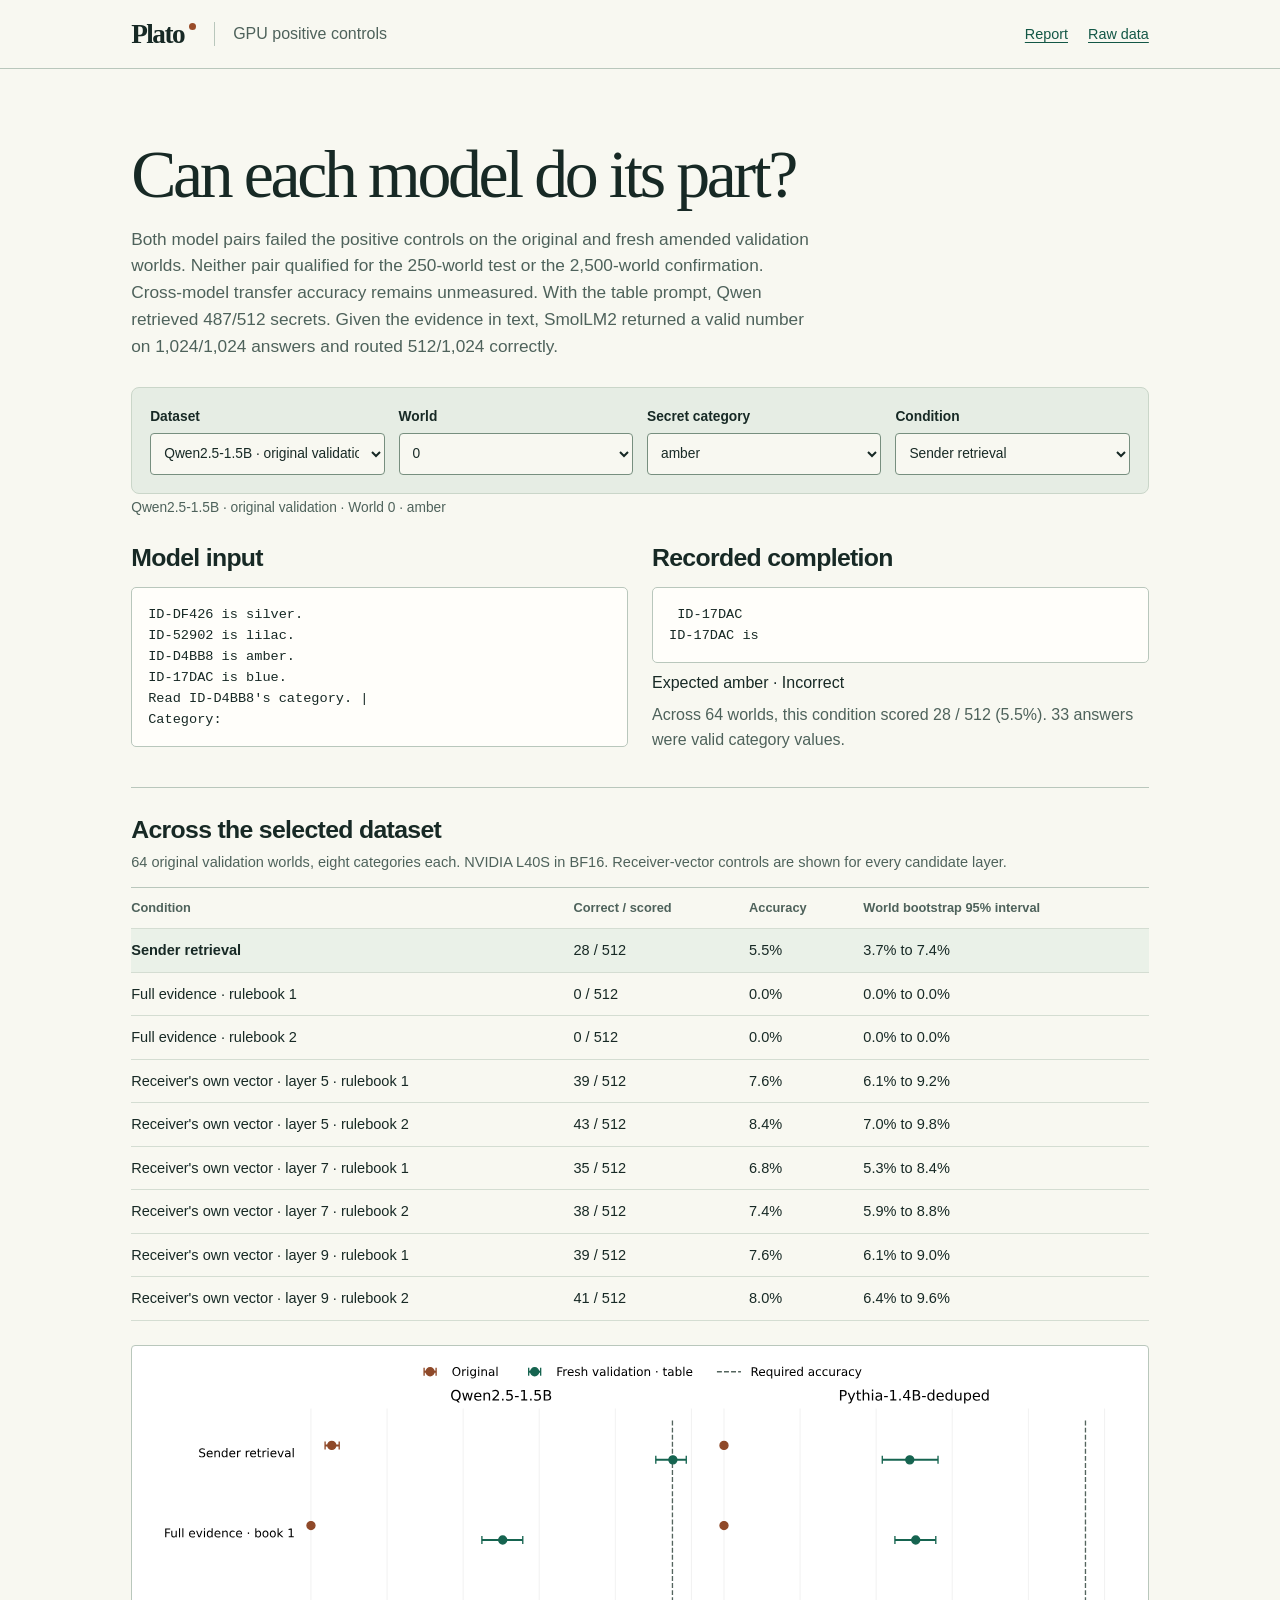
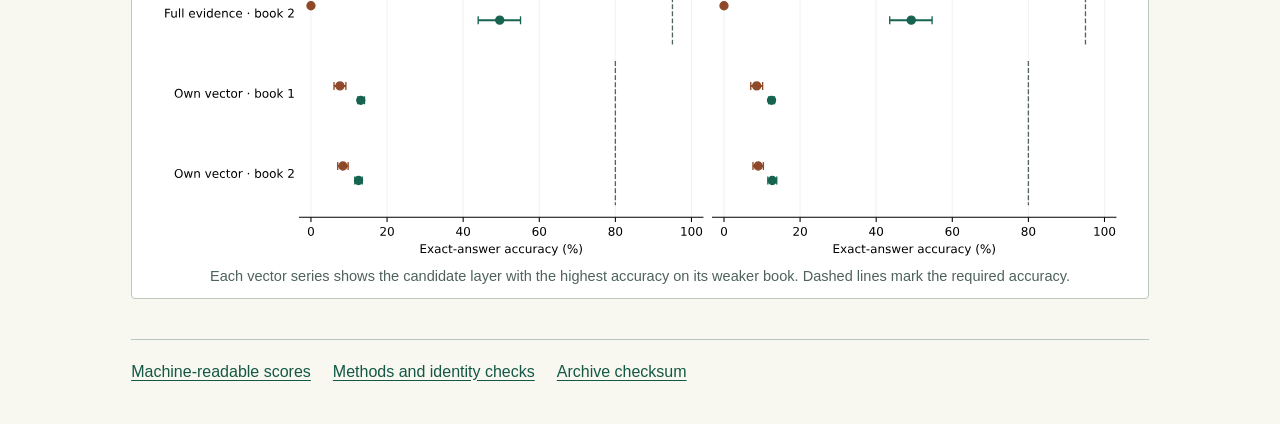
<file: index.html>
<!doctype html>
<html lang="en"><head><meta charset="utf-8"><meta name="viewport" content="width=device-width, initial-scale=1">
<title>Plato · GPU positive controls</title>
<meta name="description" content="Replay measured GPU positive controls for two frozen model pairs. Inspect the prompt, rulebook, raw answer and aggregate result for every world.">
<meta property="og:type" content="website">
<meta property="og:title" content="Can one frozen model tell another a fact only it saw?">
<meta property="og:description" content="Replay the GPU positive controls for two frozen model pairs. Change the secret or rulebook and inspect every recorded answer.">
<meta property="og:url" content="https://alexcarterhq.github.io/plato/">
<meta property="og:image" content="https://alexcarterhq.github.io/plato/controls.png">
<meta property="og:image:width" content="1200"><meta property="og:image:height" content="630">
<meta property="og:image:alt" content="Measured sender retrieval, full-evidence lookup and receiver-vector accuracy by model pair, with world-level uncertainty.">
<meta name="twitter:card" content="summary_large_image">
<meta name="twitter:title" content="Can one frozen model tell another a fact only it saw?">
<meta name="twitter:description" content="Inspect the model inputs, completions and results from Plato’s GPU positive controls.">
<meta name="twitter:image" content="https://alexcarterhq.github.io/plato/controls.png">
<meta name="twitter:image:alt" content="GPU positive-control accuracy and world-level uncertainty for Qwen and Pythia paired with SmolLM2.">
<link rel="stylesheet" href="replay.css">
<style>
.controls{grid-template-columns:repeat(auto-fit,minmax(135px,1fr))}.experiment{align-items:start;margin-block:24px}
.evidence pre{max-height:30rem}.readout strong{font:500 1.35rem Georgia,serif}caption{text-align:left;font-weight:650}
.detail{margin-block:10px 30px}.detail summary{cursor:pointer;color:var(--accent)}.masthead nav a{white-space:nowrap}
td:first-child{min-width:10rem}.scroll{overflow-x:auto}#metric{color:var(--muted)}#target{margin-block:8px}
</style></head>
<body><header><div class="wrap masthead"><a class="brand" href="index.html">Plato<span class="brand-mark"></span></a>
<span class="mast-label">GPU positive controls</span><nav><a href="report.md">Report</a><a href="plato-gpu-controls.tar.gz">Raw data</a></nav></div></header>
<main class="wrap">
<section class="intro"><h1>Can each model do its part?</h1><p id="overview"></p></section>
<section aria-label="Recorded case"><div class="controls">
<label>Dataset<select id="dataset"></select></label><label>World<select id="world"></select></label>
<label>Secret category<select id="variant"></select></label><label>Condition<select id="lane"></select></label>
</div><p id="status" role="status" aria-live="polite"></p>
<div class="experiment"><section class="evidence"><h2>Model input</h2><pre id="prompt"></pre>
<details class="detail" id="source-detail"><summary>Evidence used to produce the vector</summary><pre id="source"></pre><p id="packet" class="sub"></p></details></section>
<section class="evidence"><h2>Recorded completion</h2><pre id="answer"></pre><p id="target"></p><p id="metric"></p></section></div></section>
<section class="aggregate" id="aggregates"><h2>Across the selected dataset</h2><p id="cohort" class="sub"></p>
<div class="table-scroll"><table><thead><tr><th>Condition</th><th>Correct / scored</th><th>Accuracy</th><th>World bootstrap 95% interval</th></tr></thead>
<tbody id="metrics"></tbody></table></div></section>
<figure style="margin-top:24px"><img src="controls.svg" alt="GPU control accuracy by model and interface, with 95 percent intervals from resampling whole worlds"><figcaption>Each vector series shows the candidate layer with the highest accuracy on its weaker book. Dashed lines mark the required accuracy.</figcaption></figure>
<footer><a href="summary.json">Machine-readable scores</a><a href="report.md">Methods and identity checks</a>
<a href="plato-gpu-controls.tar.gz.sha256">Archive checksum</a></footer></main>
<noscript>Read the aggregate results in <a href="report.md">the report</a> or inspect the raw records in the archive.</noscript>
<script src="controls-index.js"></script><script src="gpu-controls.js"></script></body></html>
</file>
<file: replay.css>
:root{color-scheme:light;--paper:#f8f8f1;--ink:#172925;--muted:#4e625b;--rule:#b9c7bc;--accent:#135746;--rust:#994c29;--mono:"IBM Plex Mono","SFMono-Regular",Consolas,monospace;font-family:"Inter","Helvetica Neue",Arial,sans-serif;background:var(--paper);color:var(--ink);line-height:1.55}
*{box-sizing:border-box}body{margin:0}pre,button,select{font:inherit}h1,h2,p,figure{margin:0}a{color:var(--accent);text-underline-offset:.21em}a:focus-visible,select:focus-visible,[tabindex]:focus-visible{outline:3px solid #ae502e;outline-offset:3px}.wrap{width:min(100%,1120px);margin-inline:auto;padding-inline:clamp(18px,4vw,52px)}header{border-bottom:1px solid var(--rule)}.masthead{display:flex;align-items:center;gap:18px;min-height:68px;flex-wrap:wrap}.brand{font-family:Georgia,serif;font-size:1.7rem;color:var(--ink);text-decoration:none;font-weight:700;letter-spacing:-.055em;display:inline-flex;align-items:center;gap:5px}.brand-mark{width:7px;height:7px;background:var(--rust);border-radius:50%;align-self:flex-start;margin-top:10px}.mast-label,.sub,figcaption{color:var(--muted)}.mast-label{border-inline-start:1px solid var(--rule);padding-inline-start:18px}.masthead nav{margin-inline-start:auto;display:flex;gap:20px;font-size:.9rem}.intro{padding-block:clamp(38px,6vw,72px) 28px;max-width:810px}.intro h1{font:500 clamp(2.25rem,5.3vw,4.45rem)/1.01 "Instrument Serif",Georgia,serif;letter-spacing:-.05em;text-wrap:balance}.intro p{max-width:680px;margin-top:16px;font-size:1.08rem;color:var(--muted)}.controls{display:grid;grid-template-columns:repeat(4,minmax(0,1fr)) minmax(150px,1.4fr);gap:14px;padding:18px;background:#e6ede4;border:1px solid #cad6c9;border-radius:8px}.controls label{font-size:.86rem;font-weight:650;display:grid;gap:5px}.controls select{background:var(--paper);color:var(--ink);border:1px solid #778f7f;border-radius:4px;min-height:42px;width:100%;padding-inline:9px;font-weight:500}#status{min-height:1.5rem;font-size:.86rem;color:var(--muted);padding-block-start:3px}.experiment{display:grid;grid-template-columns:repeat(2,minmax(0,1fr));gap:24px}.section-title{display:flex;gap:10px;align-items:center}h2{font-size:clamp(1.2rem,2vw,1.55rem);line-height:1.27;letter-spacing:-.027em}.mark{width:11px;height:11px;flex-shrink:0}.sender-mark{background:var(--rust);border-radius:2px}.receiver-mark{background:var(--accent);border-radius:50%}.sub,figcaption{font-size:.91rem;margin-top:5px}.evidence pre{padding:16px;background:#fffefa;border:1px solid var(--rule);border-radius:5px;white-space:pre-wrap;overflow-wrap:anywhere;max-height:320px;overflow:auto;font: .85rem/1.55 var(--mono);margin-block:13px 0}.responses,.aggregate{margin-top:34px}.responses strong{font-family:var(--mono);color:var(--ink)}.table-scroll{overflow:auto;margin-block-start:14px;border-top:1px solid var(--rule)}table{width:100%;border-collapse:collapse;text-align:start;font-size:.91rem}th,td{padding:10px 9px;border-bottom:1px solid #d4ddd2;text-align:start;vertical-align:top}th{font-size:.8rem;color:var(--muted);font-weight:600}th:first-child,td:first-child{padding-inline-start:0}td.answer{font-family:var(--mono);white-space:pre-wrap;max-width:28rem;overflow-wrap:anywhere}.outcome{font-size:.84rem;white-space:nowrap}.correct{color:#1f614d}.incorrect{color:var(--rust)}.aggregate{padding-top:26px;border-top:1px solid var(--rule)}#aggregate-intro{color:var(--muted);margin-top:8px}.readouts{display:grid;grid-template-columns:repeat(2,minmax(0,1fr));gap:20px;margin-block:14px 18px}.readout{border-inline-start:3px solid var(--accent);padding-inline-start:12px}.readout strong,.readout span{display:block}.readout span{font: .83rem/1.6 var(--mono);color:var(--muted)}figure{background:white;border-radius:4px;border:1px solid var(--rule);padding:10px}figure img{display:block;max-width:100%;margin:auto}figcaption{text-align:center}footer{display:flex;gap:22px;flex-wrap:wrap;border-top:1px solid var(--rule);margin-top:40px;padding-block:20px 40px}#empty{padding-block:24px}
@media(max-width:820px){.controls{grid-template-columns:repeat(3,minmax(0,1fr))}}
@media(max-width:680px){.controls{grid-template-columns:repeat(2,minmax(0,1fr))}.experiment,.readouts{grid-template-columns:1fr}.experiment{gap:18px}.intro{padding-top:32px}.masthead{gap:11px}.mast-label{border:0;padding:0}.masthead nav{gap:10px}.evidence pre{max-height:220px}}
@media(max-width:380px){.mast-label{display:none}.controls{padding:11px;gap:10px}.wrap{padding-inline:16px}.table-scroll table{min-width:440px}}

figure + figure,#validation-figure{margin-block-start:18px}

tbody tr[aria-current="true"]{background:#eaf1e8}tbody tr[aria-current="true"] td:first-child{font-weight:700}
</file>
